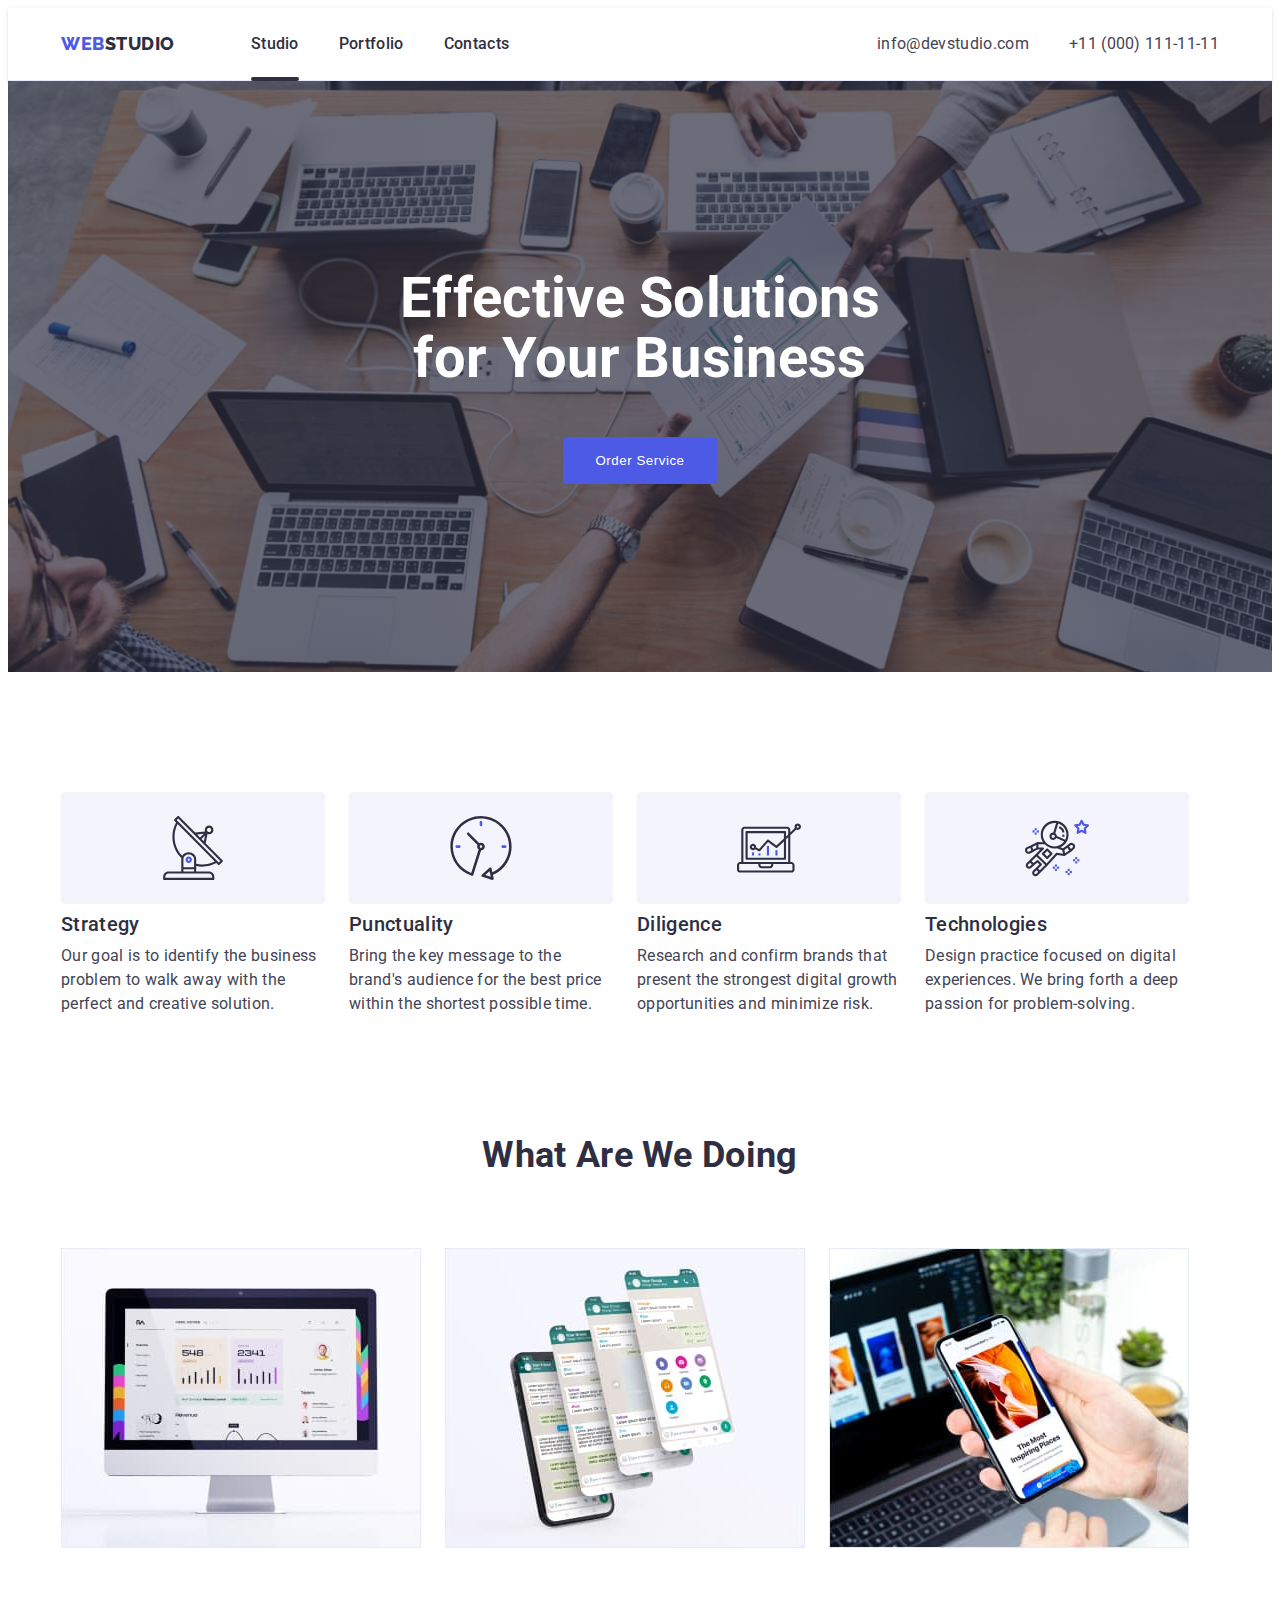
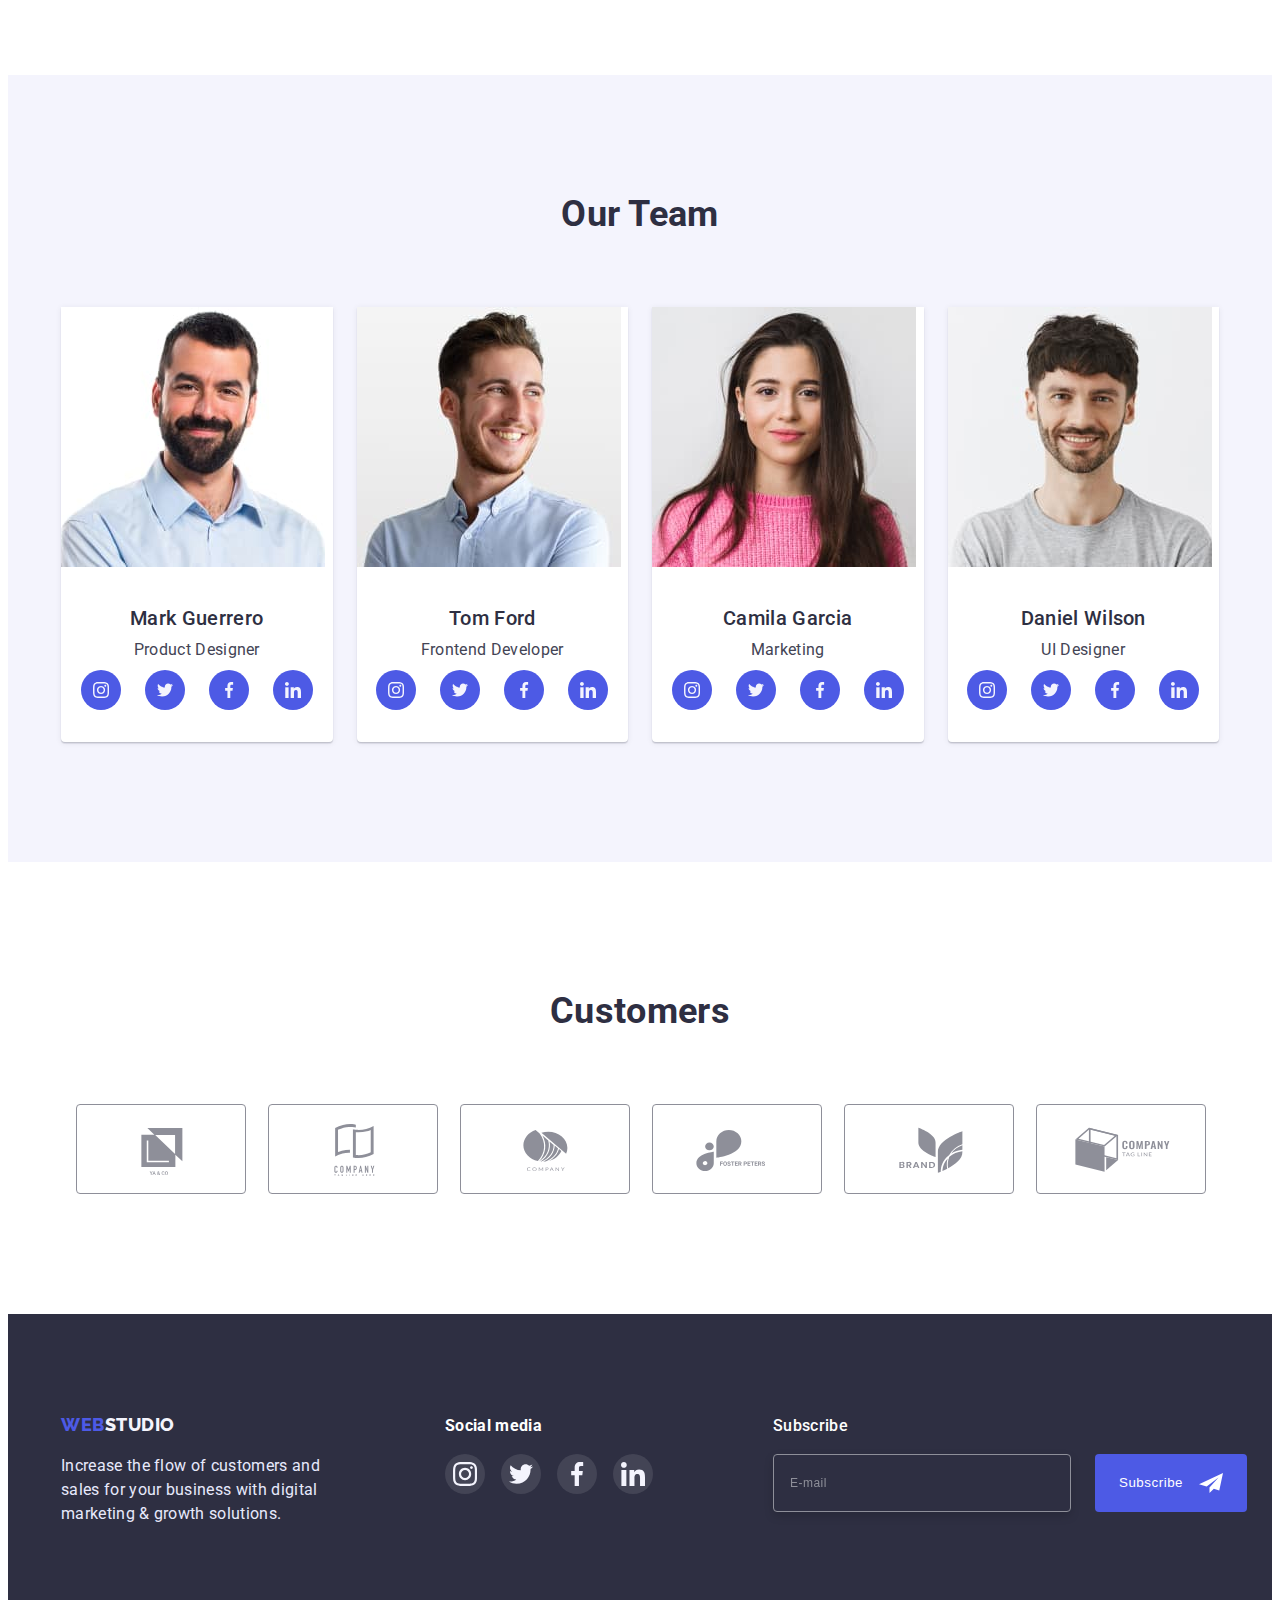
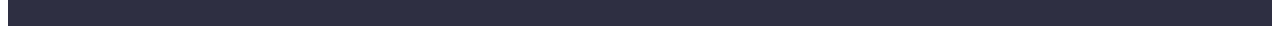
<file: index.html>
<!DOCTYPE html>
<html lang="en">
  <head>
    <meta charset="UTF-8" />
    <meta http-equiv="X-UA-Compatible" content="IE=edge" />
    <meta name="viewport" content="width=device-width, initial-scale=1.0" />
    <title>Effective Solutions for Your Business</title>

    <!-- Font-family -->

    <link rel="preconnect" href="https://fonts.googleapis.com" />
    <link rel="preconnect" href="https://fonts.gstatic.com" crossorigin />
    <link
      href="https://fonts.googleapis.com/css2?family=Raleway:wght@800&family=Roboto:wght@400;500;700;900&display=swap"
      rel="stylesheet"
    />

    <!-- Styles -->

    <link
      rel="stylesheet"
      href="https://cdnjs.cloudflare.com/ajax/libs/modern-normalize/1.1.0/modern-normalize.min.css"
      integrity="sha512-wpPYUAdjBVSE4KJnH1VR1HeZfpl1ub8YT/NKx4PuQ5NmX2tKuGu6U/JRp5y+Y8XG2tV+wKQpNHVUX03MfMFn9Q=="
      crossorigin="anonymous"
      referrerpolicy="no-referrer"
    />

    <link rel="stylesheet" href="./css/styles.css" />
  </head>
  <body>
    <header class="header">
      <div class="container">
        <div class="header-container">
          <!-- Navigation -->

          <nav class="header-nav">
            <a class="logo" href="./index.html"
              ><span class="accent">Web</span>Studio</a
            >
            <ul class="nav-list header-menu">
              <li class="nav-item">
                <a class="nav-link current" href="./index.html">Studio</a>
              </li>
              <li class="nav-item">
                <a class="nav-link" href="./portfolio.html">Portfolio</a>
              </li>
              <li class="nav-item">
                <a class="nav-link" href="#">Contacts</a>
              </li>
            </ul>
          </nav>

          <!-- Address -->

          <address>
            <ul class="address-list header-address">
              <li class="address-item">
                <a class="address-link" href="mailto:info@devstudio.com"
                  >info@devstudio.com</a
                >
              </li>
              <li class="address-item">
                <a class="address-link" href="tel:+110001111111"
                  >+11 (000) 111-11-11</a
                >
              </li>
            </ul>
          </address>
        </div>
      </div>
    </header>

    <main>
      <!-- Hero -->

      <section class="hero">
        <div class="container">
          <h1 class="hero-title">Effective Solutions for Your Business</h1>
          <button class="hero-button" type="button" data-modal-open>
            <span class="hero-button-text">Order Service</span>
          </button>
        </div>
      </section>

      <!-- Features -->

      <section class="section-features">
        <div class="container">
          <h2 hidden class="section-title">features</h2>
          <ul class="features-list">
            <li class="features-item">
              <div class="features-box">
                <svg class="features-svg">
                  <use href="./images/icons.svg#icon-antenna"></use>
                </svg>
              </div>
              <h3 class="section-subtitle">Strategy</h3>
              <p class="section-text">
                Our goal is to identify the business problem to walk away with
                the perfect and creative solution.
              </p>
            </li>
            <li class="features-item">
              <div class="features-box">
                <svg class="features-svg">
                  <use href="./images/icons.svg#icon-clock"></use>
                </svg>
              </div>
              <h3 class="section-subtitle">Punctuality</h3>
              <p class="section-text">
                Bring the key message to the brand's audience for the best price
                within the shortest possible time.
              </p>
            </li>
            <li class="features-item">
              <div class="features-box">
                <svg class="features-svg">
                  <use href="./images/icons.svg#icon-diagram"></use>
                </svg>
              </div>
              <h3 class="section-subtitle">Diligence</h3>
              <p class="section-text">
                Research and confirm brands that present the strongest digital
                growth opportunities and minimize risk.
              </p>
            </li>
            <li class="features-item">
              <div class="features-box">
                <svg class="features-svg">
                  <use href="./images/icons.svg#icon-astronaut"></use>
                </svg>
              </div>
              <h3 class="section-subtitle">Technologies</h3>
              <p class="section-text">
                Design practice focused on digital experiences. We bring forth a
                deep passion for problem-solving.
              </p>
            </li>
          </ul>
        </div>
      </section>

      <!-- Execution -->

      <section class="section">
        <div class="container">
          <h2 class="section-title">What are we doing</h2>
          <ul class="execution-list">
            <li class="execution-item">
              <img
                class="execution-img"
                src="./images/monitor.jpg"
                alt="Design for viewing from the monitor"
                width="360"
                height="300"
              />
            </li>
            <li class="execution-item">
              <img
                class="execution-img"
                src="./images/messenger-design.jpg"
                alt="Messenger design"
                width="360"
                height="300"
              />
            </li>
            <li class="execution-item">
              <img
                class="execution-img"
                src="./images/telephone.jpg"
                alt="Phone View Design"
                width="360"
                height="300"
              />
            </li>
          </ul>
        </div>
      </section>

      <!-- Team -->

      <section class="section team">
        <div class="container">
          <h2 class="section-title">Our Team</h2>
          <ul class="team-list">
            <li class="team-item">
              <img
                class="team-img"
                src="./images/product-designer.jpg"
                alt="product designer"
                width="264"
                height="260"
              />
              <div class="employee">
                <h3 class="section-subtitle">Mark Guerrero</h3>
                <p class="team-text">Product Designer</p>
                <ul class="socials-list">
                  <li class="socials-item">
                    <a class="socials-link" href="#">
                      <svg class="socials-icon">
                        <use href="./images/icons.svg#icon-instagram"></use>
                      </svg>
                    </a>
                  </li>
                  <li class="socials-item">
                    <a class="socials-link" href="#">
                      <svg class="socials-icon">
                        <use href="./images/icons.svg#icon-twitter"></use>
                      </svg>
                    </a>
                  </li>
                  <li class="socials-item">
                    <a class="socials-link" href="#">
                      <svg class="socials-icon">
                        <use href="./images/icons.svg#icon-facebook"></use>
                      </svg>
                    </a>
                  </li>
                  <li class="socials-item">
                    <a class="socials-link" href="#">
                      <svg class="socials-icon">
                        <use href="./images/icons.svg#icon-linkedin"></use>
                      </svg>
                    </a>
                  </li>
                </ul>
              </div>
            </li>
            <li class="team-item">
              <img
                class="team-img"
                src="./images/frontend-developer.jpg"
                alt="frontend developer"
                width="264"
                height="260"
              />
              <div class="employee">
                <h3 class="section-subtitle">Tom Ford</h3>
                <p class="team-text">Frontend Developer</p>
                <ul class="socials-list">
                  <li class="socials-item">
                    <a class="socials-link" href="#">
                      <svg class="socials-icon">
                        <use href="./images/icons.svg#icon-instagram"></use>
                      </svg>
                    </a>
                  </li>
                  <li class="socials-item">
                    <a class="socials-link" href="#">
                      <svg class="socials-icon">
                        <use href="./images/icons.svg#icon-twitter"></use>
                      </svg>
                    </a>
                  </li>
                  <li class="socials-item">
                    <a class="socials-link" href="#">
                      <svg class="socials-icon">
                        <use href="./images/icons.svg#icon-facebook"></use>
                      </svg>
                    </a>
                  </li>
                  <li class="socials-item">
                    <a class="socials-link" href="#">
                      <svg class="socials-icon">
                        <use href="./images/icons.svg#icon-linkedin"></use>
                      </svg>
                    </a>
                  </li>
                </ul>
              </div>
            </li>
            <li class="team-item">
              <img
                class="team-img"
                src="./images/marketing.jpg"
                alt="marketing"
                width="264"
                height="260"
              />
              <div class="employee">
                <h3 class="section-subtitle">Camila Garcia</h3>
                <p class="team-text">Marketing</p>
                <ul class="socials-list">
                  <li class="socials-item">
                    <a class="socials-link" href="#">
                      <svg class="socials-icon">
                        <use href="./images/icons.svg#icon-instagram"></use>
                      </svg>
                    </a>
                  </li>
                  <li class="socials-item">
                    <a class="socials-link" href="#">
                      <svg class="socials-icon">
                        <use href="./images/icons.svg#icon-twitter"></use>
                      </svg>
                    </a>
                  </li>
                  <li class="socials-item">
                    <a class="socials-link" href="#">
                      <svg class="socials-icon">
                        <use href="./images/icons.svg#icon-facebook"></use>
                      </svg>
                    </a>
                  </li>
                  <li class="socials-item">
                    <a class="socials-link" href="#">
                      <svg class="socials-icon">
                        <use href="./images/icons.svg#icon-linkedin"></use>
                      </svg>
                    </a>
                  </li>
                </ul>
              </div>
            </li>
            <li class="team-item">
              <img
                class="team-img"
                src="./images/ui-designer.jpg"
                alt="ui designer"
                width="264"
                height="260"
              />
              <div class="employee">
                <h3 class="section-subtitle">Daniel Wilson</h3>
                <p class="team-text">UI Designer</p>
                <ul class="socials-list">
                  <li class="socials-item">
                    <a class="socials-link" href="#">
                      <svg class="socials-icon">
                        <use href="./images/icons.svg#icon-instagram"></use>
                      </svg>
                    </a>
                  </li>
                  <li class="socials-item">
                    <a class="socials-link" href="#">
                      <svg class="socials-icon">
                        <use href="./images/icons.svg#icon-twitter"></use>
                      </svg>
                    </a>
                  </li>
                  <li class="socials-item">
                    <a class="socials-link" href="#">
                      <svg class="socials-icon">
                        <use href="./images/icons.svg#icon-facebook"></use>
                      </svg>
                    </a>
                  </li>
                  <li class="socials-item">
                    <a class="socials-link" href="#">
                      <svg class="socials-icon">
                        <use href="./images/icons.svg#icon-linkedin"></use>
                      </svg>
                    </a>
                  </li>
                </ul>
              </div>
            </li>
          </ul>
        </div>
      </section>

      <!-- Customers -->

      <section class="customers">
        <div class="container">
          <h2 class="section-title">Customers</h2>
          <ul class="customers-list">
            <li class="customers-item">
              <a class="costomers-link" href="#">
                <svg class="customers-svg">
                  <use href="./images/icons.svg#icon-logo-1"></use>
                </svg>
              </a>
            </li>
            <li class="customers-item">
              <a class="costomers-link" href="#">
                <svg class="customers-svg">
                  <use href="./images/icons.svg#icon-logo-2"></use>
                </svg>
              </a>
            </li>
            <li class="customers-item">
              <a class="costomers-link" href="#">
                <svg class="customers-svg">
                  <use href="./images/icons.svg#icon-logo-3"></use>
                </svg>
              </a>
            </li>
            <li class="customers-item">
              <a class="costomers-link" href="#">
                <svg class="customers-svg">
                  <use href="./images/icons.svg#icon-logo-4"></use>
                </svg>
              </a>
            </li>
            <li class="customers-item">
              <a class="costomers-link" href="#">
                <svg class="customers-svg">
                  <use href="./images/icons.svg#icon-logo-5"></use>
                </svg>
              </a>
            </li>
            <li class="customers-item">
              <a class="costomers-link" href="#">
                <svg class="customers-svg">
                  <use href="./images/icons.svg#icon-logo-6"></use>
                </svg>
              </a>
            </li>
          </ul>
        </div>
      </section>
    </main>

    <!-- Footer -->

    <footer class="footer">
      <div class="footer-container">
        <div>
          <a class="footer-logo" href="./index.html"
            ><span class="accent">Web</span>Studio</a
          >
          <p class="footer-text">
            Increase the flow of customers and sales for your business with
            digital marketing & growth solutions.
          </p>
        </div>
        <div>
          <h2 class="footer-title">Social media</h2>
          <ul class="footer-socials-list">
            <li class="footer-socials-item">
              <a class="footer-socials-link" href="#">
                <svg class="footer-socials-icon">
                  <use href="./images/icons.svg#icon-instagram"></use>
                </svg>
              </a>
            </li>
            <li class="footer-socials-item">
              <a class="footer-socials-link" href="#">
                <svg class="footer-socials-icon">
                  <use href="./images/icons.svg#icon-twitter"></use>
                </svg>
              </a>
            </li>
            <li class="footer-socials-item">
              <a class="footer-socials-link" href="#">
                <svg class="footer-socials-icon">
                  <use href="./images/icons.svg#icon-facebook"></use>
                </svg>
              </a>
            </li>
            <li class="footer-socials-item">
              <a class="footer-socials-link" href="#">
                <svg class="footer-socials-icon">
                  <use href="./images/icons.svg#icon-linkedin"></use>
                </svg>
              </a>
            </li>
          </ul>
        </div>
        <div class="footer-forms">
          <p class="footer-form-text">Subscribe</p>
          <div class="footer-elements">
            <form class="footer-form">
              <input
                class="footer-input"
                type="email"
                placeholder="E-mail"
                name="user_email"
                required
              />
            </form>
            <button type="submit" class="footer-button-submit">
              Subscribe
              <div>
                <svg class="footer-icon1-paper-plane">
                  <use href="./images/icons.svg#icon-paper-plane"></use>
                </svg>
              </div>
            </button>
          </div>
        </div>
      </div>
    </footer>

    <!-- Modal  -->
    <!--  -->
    <div class="backdrop is-hidden" data-modal>
      <div class="modal">
        <button type="button" class="modal-close" data-modal-close>
          <svg class="modal-close-icon">
            <use href="./images/icons.svg#icon-modal-icon-close"></use>
          </svg>
        </button>
        <p class="modal-title">Leave your contacts and we will call you back</p>
        <form class="modal-form">
          <label class="modal-label">Name</label>
          <div class="input-wrap">
            <input class="modal-input" type="text" name="username" required />
            <svg class="modal-icon-person">
              <use href="./images/icons.svg#icon-person"></use>
            </svg>
          </div>

          <label class="modal-label">Phone </label>
          <div class="input-wrap">
            <input class="modal-input" type="tel" name="phone" required />
            <svg class="modal-icon-phone">
              <use href="./images/icons.svg#icon-phone"></use>
            </svg>
          </div>

          <label class="modal-label">Email </label>
          <div class="input-wrap">
            <input
              class="modal-input"
              type="text"
              name="email"
              required
              autofocus
            />
            <svg class="modal-icon-email">
              <use href="./images/icons.svg#icon-email"></use>
            </svg>
          </div>

          <div>
            <label class="modal-label-feedback">Comment</label>
            <textarea
              class="modal-textarea"
              name="feedback"
              rows="5"
              placeholder="Text imput"
            ></textarea>
          </div>
          <div class="modal-field">
            <input
              class="modal-checkbox"
              type="checkbox"
              id="privasy"
              name="privacy-policy"
            />
            <p class="modal-privat-policy">
              I accept the terms and conditions of the
              <span class="modal-accent">Privacy Policy</span>
            </p>
          </div>
          <button type="submit" class="modal-button-submit">Send</button>
        </form>
      </div>
    </div>
    <script src="./js/modal.js"></script>
  </body>
</html>
</file>
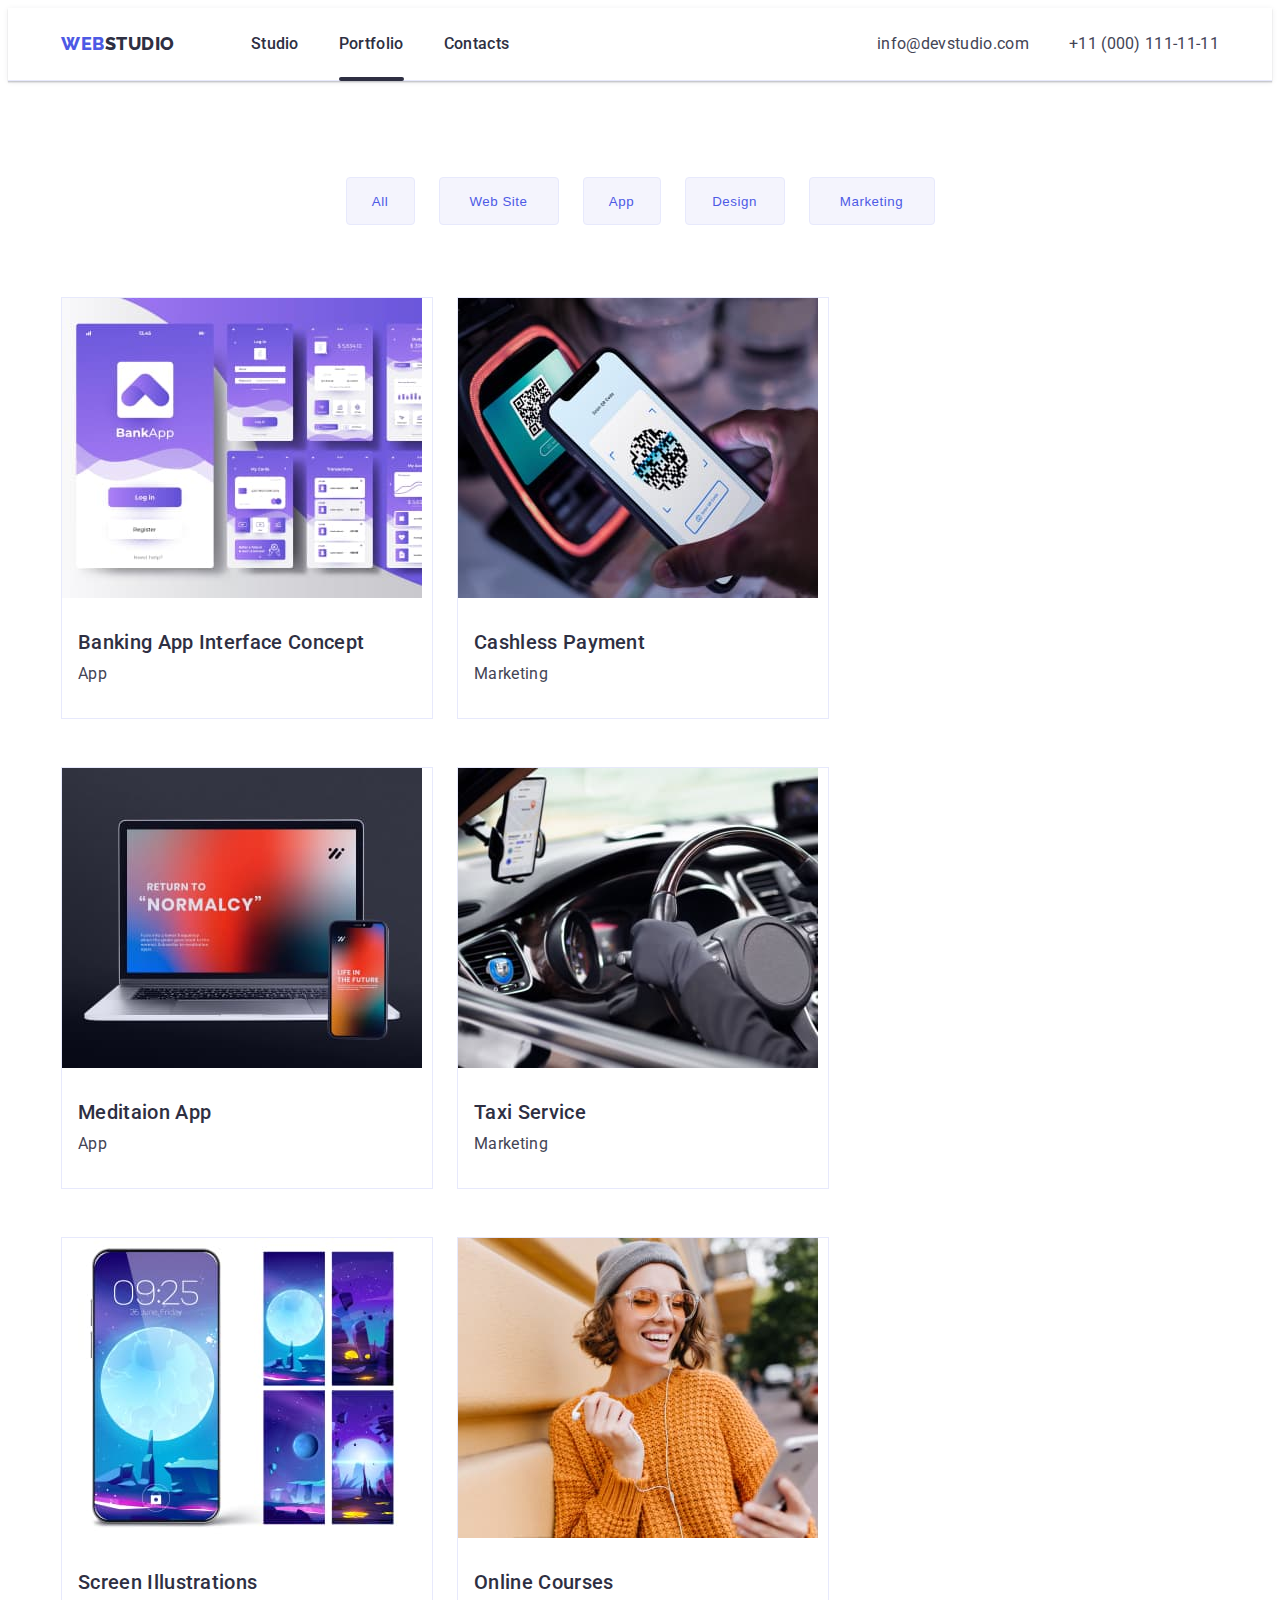
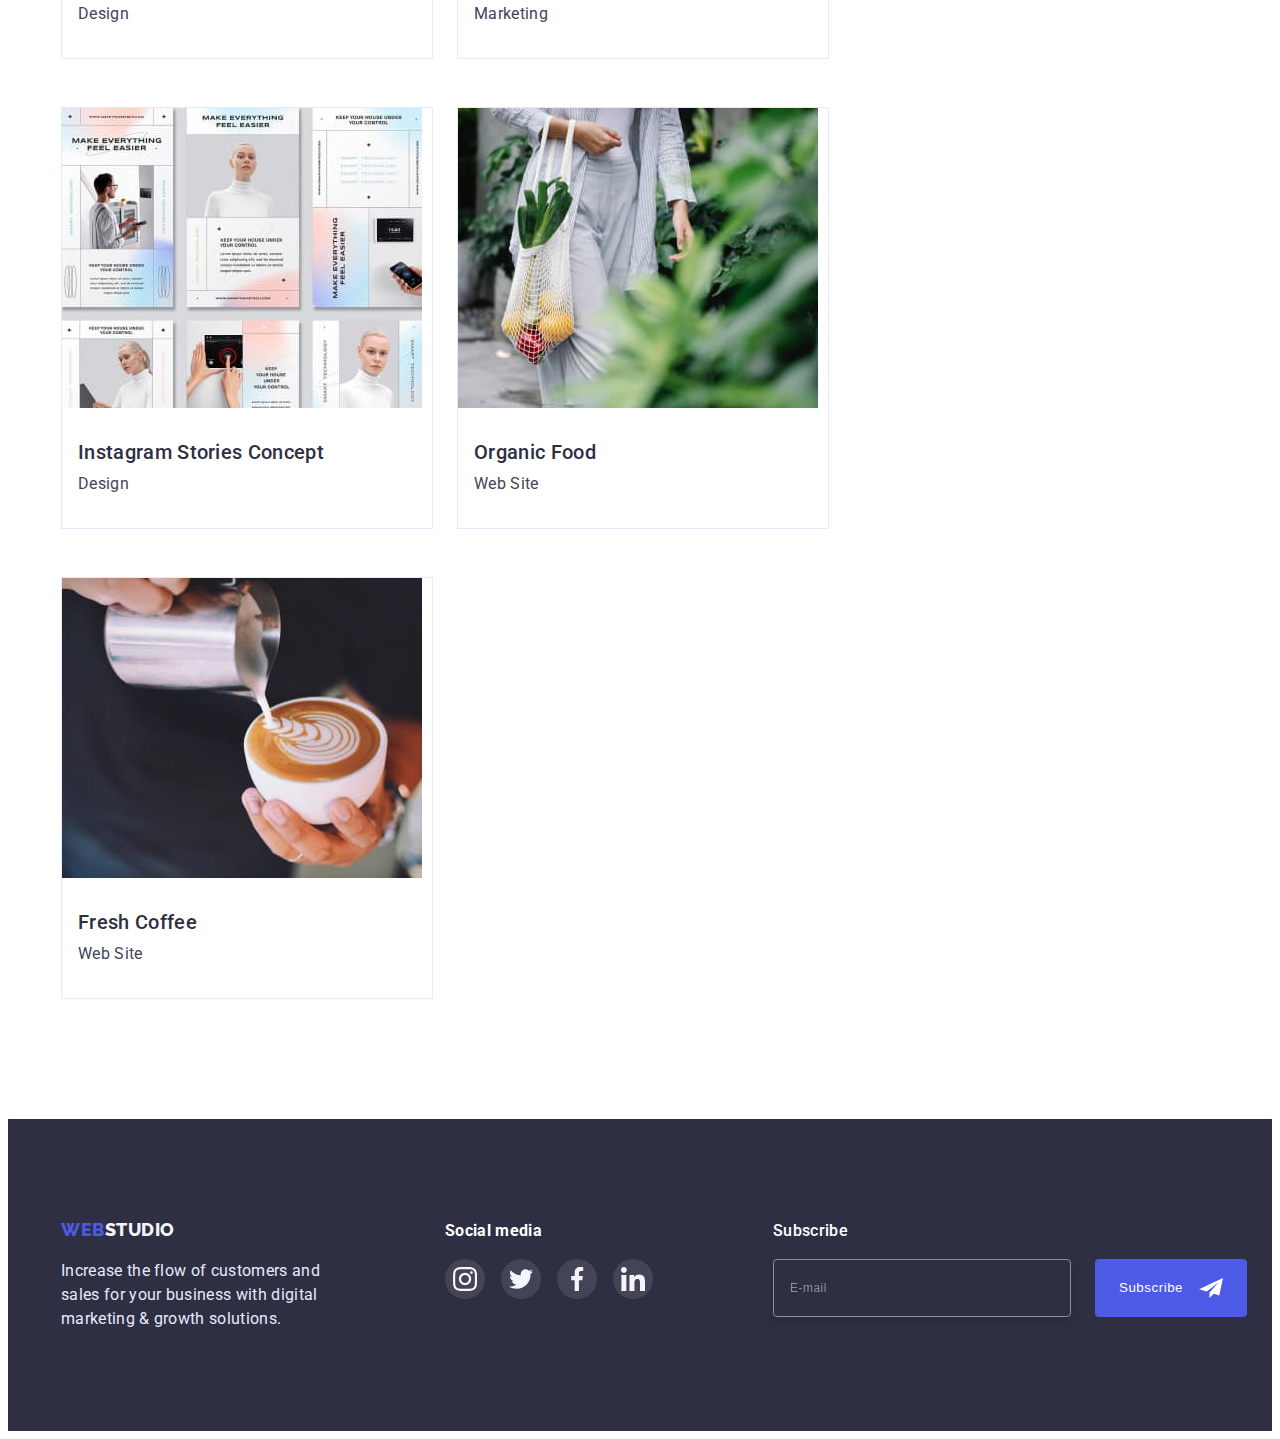
<file: portfolio.html>
<!DOCTYPE html>
<html lang="en">
  <head>
    <meta charset="UTF-8" />
    <meta http-equiv="X-UA-Compatible" content="IE=edge" />
    <meta name="viewport" content="width=device-width, initial-scale=1.0" />
    <title>Portfolio</title>

    <!-- Font family -->

    <link rel="preconnect" href="https://fonts.googleapis.com" />
    <link rel="preconnect" href="https://fonts.gstatic.com" crossorigin />
    <link
      href="https://fonts.googleapis.com/css2?family=Raleway:wght@800&family=Roboto:wght@400;500;700;900&display=swap"
      rel="stylesheet"
    />

    <!-- Styles -->

    <link
      rel="stylesheet"
      href="https://cdnjs.cloudflare.com/ajax/libs/modern-normalize/1.1.0/modern-normalize.min.css"
      integrity="sha512-wpPYUAdjBVSE4KJnH1VR1HeZfpl1ub8YT/NKx4PuQ5NmX2tKuGu6U/JRp5y+Y8XG2tV+wKQpNHVUX03MfMFn9Q=="
      crossorigin="anonymous"
      referrerpolicy="no-referrer"
    />

    <link rel="stylesheet" href="./css/styles.css" />
  </head>
  <body>
    <!-- Navigation -->

    <header class="header">
      <div class="container">
        <div class="header-container">
          <nav class="header-nav">
            <a class="logo" href="./index.html"
              ><span class="accent">Web</span>Studio</a
            >
            <ul class="nav-list header-menu">
              <li class="nav-item">
                <a class="nav-link" href="./index.html">Studio</a>
              </li>
              <li class="nav-item">
                <a class="nav-link current" href="./portfolio.html"
                  >Portfolio</a
                >
              </li>
              <li class="nav-item">
                <a class="nav-link" href="#">Contacts</a>
              </li>
            </ul>
          </nav>

          <!-- Address -->

          <address>
            <ul class="address-list header-address">
              <li class="address-item">
                <a class="address-link" href="mailto:info@devstudio.com"
                  >info@devstudio.com</a
                >
              </li>
              <li class="address-item">
                <a class="address-link" href="tel:+110001111111"
                  >+11 (000) 111-11-11</a
                >
              </li>
            </ul>
          </address>
        </div>
      </div>
    </header>

    <!-- Search -->

    <main>
      <section class="search-portfolio">
        <div class="container">
          <h1 hidden>Design</h1>
          <ul class="search-list">
            <li>
              <button class="search button-all" type="button">All</button>
            </li>
            <li>
              <button class="search button-website" type="button">
                Web Site
              </button>
            </li>
            <li>
              <button class="search button-app" type="button">App</button>
            </li>
            <li>
              <button class="search button-design" type="button">Design</button>
            </li>
            <li>
              <button class="search button-marketing" type="button">
                Marketing
              </button>
            </li>
          </ul>
          <ul class="design-list">
            <li class="design-item">
              <a class="design-link" href="#">
                <div class="design-description-img">
                  <img
                    class="design-img"
                    src="./images/banking-app.jpg"
                    alt="banking app concept with
                  purple pages"
                    width="360"
                    height="300"
                  />
                  <div class="design-description">
                    <p class="design-description-text">
                      14 Stylish and User-Friendly App Design Concepts · Task
                      Manager App · Calorie Tracker App · Exotic Fruit Ecommerce
                      App · Cloud Storage App
                    </p>
                  </div>
                </div>
                <div class="design-examples">
                  <h2 class="design-subtitle">Banking App Interface Concept</h2>
                  <p class="design-text">App</p>
                </div>
              </a>
            </li>
            <li class="design-item">
              <a class="design-link" href="#">
                <div class="design-description-img">
                  <img
                    class="design-img"
                    src="./images/cashless-payment.jpg"
                    alt="person pays by bank transfer"
                    width="360"
                    height="300"
                  />
                  <div class="design-description">
                    <p class="design-description-text">
                      14 Stylish and User-Friendly App Design Concepts · Task
                      Manager App · Calorie Tracker App · Exotic Fruit Ecommerce
                      App · Cloud Storage App
                    </p>
                  </div>
                </div>
                <div class="design-examples">
                  <h2 class="design-subtitle">Cashless Payment</h2>
                  <p class="design-text">Marketing</p>
                </div>
              </a>
            </li>
            <li class="design-item">
              <a class="design-link" href="#">
                <div class="design-description-img">
                  <img
                    class="design-img"
                    src="./images/meditaion-app.jpg"
                    alt="the computer with the inscription on the screen returns to normal phone with a text on the screen life in the future"
                    width="360"
                    height="300"
                  />
                  <div class="design-description">
                    <p class="design-description-text">
                      14 Stylish and User-Friendly App Design Concepts · Task
                      Manager App · Calorie Tracker App · Exotic Fruit Ecommerce
                      App · Cloud Storage App
                    </p>
                  </div>
                </div>
                <div class="design-examples">
                  <h2 class="design-subtitle">Meditaion App</h2>
                  <p class="design-text">App</p>
                </div>
              </a>
            </li>
            <li class="design-item">
              <a class="design-link" href="#">
                <div class="design-description-img">
                  <img
                    class="design-img"
                    src="./images/taxi-service.jpg"
                    alt="a man driving and a phone with a taxi application"
                    width="360"
                    height="300"
                  />
                  <div class="design-description">
                    <p class="design-description-text">
                      14 Stylish and User-Friendly App Design Concepts · Task
                      Manager App · Calorie Tracker App · Exotic Fruit Ecommerce
                      App · Cloud Storage App
                    </p>
                  </div>
                </div>
                <div class="design-examples">
                  <h2 class="design-subtitle">Taxi Service</h2>
                  <p class="design-text">Marketing</p>
                </div>
              </a>
            </li>
            <li class="design-item">
              <a class="design-link" href="#">
                <div class="design-description-img">
                  <img
                    class="design-img"
                    src="./images/screen-illustrations.jpg"
                    alt="four planet screen illustrations"
                    width="360"
                    height="300"
                  />
                  <div class="design-description">
                    <p class="design-description-text">
                      14 Stylish and User-Friendly App Design Concepts · Task
                      Manager App · Calorie Tracker App · Exotic Fruit Ecommerce
                      App · Cloud Storage App
                    </p>
                  </div>
                </div>
                <div class="design-examples">
                  <h2 class="design-subtitle">Screen Illustrations</h2>
                  <p class="design-text">Design</p>
                </div>
              </a>
            </li>
            <li class="design-item">
              <a class="design-link" href="#">
                <div class="design-description-img">
                  <img
                    class="design-img"
                    src="./images/online-courses.jpg"
                    alt="a girl in an orange sweater and glasses and a gray hat smiles while looking at the phone"
                    width="360"
                    height="300"
                  />
                  <div class="design-description">
                    <p class="design-description-text">
                      14 Stylish and User-Friendly App Design Concepts · Task
                      Manager App · Calorie Tracker App · Exotic Fruit Ecommerce
                      App · Cloud Storage App
                    </p>
                  </div>
                </div>
                <div class="design-examples">
                  <h2 class="design-subtitle">Online Courses</h2>
                  <p class="design-text">Marketing</p>
                </div>
              </a>
            </li>
            <li class="design-item">
              <a class="design-link" href="#">
                <div class="design-description-img">
                  <img
                    class="design-img"
                    src="./images/instagram-stories-concept.jpg"
                    alt="six types of instagram stories concept"
                    width="360"
                    height="300"
                  />
                  <div class="design-description">
                    <p class="design-description-text">
                      14 Stylish and User-Friendly App Design Concepts · Task
                      Manager App · Calorie Tracker App · Exotic Fruit Ecommerce
                      App · Cloud Storage App
                    </p>
                  </div>
                </div>
                <div class="design-examples">
                  <h2 class="design-subtitle">Instagram Stories Concept</h2>
                  <p class="design-text">Design</p>
                </div>
              </a>
            </li>
            <li class="design-item">
              <a class="design-link" href="#">
                <div class="design-description-img">
                  <img
                    class="design-img"
                    src="./images/organic-food.jpg"
                    alt="a girl in classic gray pants and a long shirt carries fruits and vegetables in a shopping bag"
                    width="360"
                    height="300"
                  />
                  <div class="design-description">
                    <p class="design-description-text">
                      14 Stylish and User-Friendly App Design Concepts · Task
                      Manager App · Calorie Tracker App · Exotic Fruit Ecommerce
                      App · Cloud Storage App
                    </p>
                  </div>
                </div>
                <div class="design-examples">
                  <h2 class="design-subtitle">Organic Food</h2>
                  <p class="design-text">Web Site</p>
                </div>
              </a>
            </li>
            <li class="design-item">
              <a class="design-link" href="#">
                <div class="design-description-img">
                  <img
                    class="design-img"
                    src="./images/fresh-coffee.jpg"
                    alt="barista draws a spikelet on coffee"
                    width="360"
                    height="300"
                  />
                  <div class="design-description">
                    <p class="design-description-text">
                      14 Stylish and User-Friendly App Design Concepts · Task
                      Manager App · Calorie Tracker App · Exotic Fruit Ecommerce
                      App · Cloud Storage App
                    </p>
                  </div>
                </div>
                <div class="design-examples">
                  <h2 class="design-subtitle">Fresh Coffee</h2>
                  <p class="design-text">Web Site</p>
                </div>
              </a>
            </li>
          </ul>
        </div>
      </section>
    </main>

    <!-- Footer -->

    <footer class="footer">
      <div class="footer-container">
        <div>
          <a class="footer-logo" href="./index.html"
            ><span class="accent">Web</span>Studio</a
          >
          <p class="footer-text">
            Increase the flow of customers and sales for your business with
            digital marketing & growth solutions.
          </p>
        </div>
        <div>
          <h2 class="footer-title">Social media</h2>
          <ul class="footer-socials-list">
            <li class="footer-socials-item">
              <a class="footer-socials-link" href="#">
                <svg class="footer-socials-icon">
                  <use href="./images/icons.svg#icon-instagram"></use>
                </svg>
              </a>
            </li>
            <li class="footer-socials-item">
              <a class="footer-socials-link" href="#">
                <svg class="footer-socials-icon">
                  <use href="./images/icons.svg#icon-twitter"></use>
                </svg>
              </a>
            </li>
            <li class="footer-socials-item">
              <a class="footer-socials-link" href="#">
                <svg class="footer-socials-icon">
                  <use href="./images/icons.svg#icon-facebook"></use>
                </svg>
              </a>
            </li>
            <li class="footer-socials-item">
              <a class="footer-socials-link" href="#">
                <svg class="footer-socials-icon">
                  <use href="./images/icons.svg#icon-linkedin"></use>
                </svg>
              </a>
            </li>
          </ul>
        </div>
        <div class="footer-forms">
          <p class="footer-form-text">Subscribe</p>
          <div class="footer-elements">
            <form class="footer-form">
              <input
                class="footer-input"
                type="email"
                placeholder="E-mail"
                name="user_email"
                required
              />
            </form>
            <button type="submit" class="footer-button-submit">
              Subscribe
              <div>
                <svg class="footer-icon1-paper-plane">
                  <use href="./images/icons.svg#icon-paper-plane"></use>
                </svg>
              </div>
            </button>
          </div>
        </div>
      </div>
    </footer>
  </body>
</html>
</file>
<file: css/styles.css>
:root {
    --color-main: #2E2F42;
    --color-secondary: #434455;
    --color-accent: #4D5AE5;
    --color-link-active: #404BBF;
    --color-footer-link-active: #31D0AA;
    --color-main-bg: #FFFFFF;
    --leter-spacing-logo: 0.03em;
    --leter-spacing-button: 0.04em;
    --font-main: 'Roboto', sans-serif;
}



/* Base */

body {
    font-family: var(--font-main);
    font-size: 16px;
    line-height: 1.5;
    color: var(--color-main);
    background-color: var(--color-main-bg);
    letter-spacing: 0.02em;
}

ul {
    margin: 0;
    padding: 0;
    list-style-type: none;
}

p,
h1,
h2,
h3,
h4,
h5,
h6 {
    margin: 0;
}

.section {
    padding: 120px 0;
}

.section-features {
    padding: 120px 0 0 0;
}

.container {
    max-width: 1158px;
    margin: 0 auto;
    padding: 0 15px;
}



/* Header */

.header {
    border-bottom: 1px solid #E7E9FC;
    box-shadow: 0px 2px 1px rgba(46, 47, 66, 0.08), 0px 1px 1px rgba(46, 47, 66, 0.16), 0px 1px 6px rgba(46, 47, 66, 0.08);
    padding: 24px 0;
}

.header-container {
    display: flex;
    align-items: center;
    gap: 40px;
}

.header-nav {
    display: flex;
    align-items: center;
    flex-grow: 1;
}

.header-menu {
    display: flex;
    gap: 40px;
}

.header-address {
    display: flex;
    align-items: center;
    gap: 40px;
}

/* Navigation */

.logo {
    font-family: 'Raleway', sans-serif;
    font-weight: 800;
    font-size: 18px;
    line-height: 1.33;
    color: var(--color-main);
    text-decoration: none;
    text-transform: uppercase;
    letter-spacing: var(--leter-spacing-logo);
    margin-right: 76px;
}

.accent {
    color: var(--color-accent);
}

.nav-link {
    padding: 24px 0;
    color: var(--color-main);
    font-weight: 500;
    text-decoration: none;
    position: relative;
    transition-property: background-color;
    transition-duration: 250ms;
    transition-timing-function: cubic-bezier(0.4, 0, 0.2, 1);
}

.current {
    position: relative;
}

.current::after {
    bottom: -4px;
    width: 100%;
    height: 4px;
    background-color: currentColor;
    content: '';
    display: block;
    border-radius: 2px;
    transition: opacity 250ms;
    position: absolute;
}



.nav-link:active {
    color: var(--color-link-active);
}

.nav-link:hover,
.nav-link:focus {
    color: var(--color-link-active);
}



/* Address */

.address-link {
    color: var(--color-secondary);
    text-decoration: none;
    font-style: normal;
    transition-property: background-color;
    transition-duration: 250ms;
    transition-timing-function: cubic-bezier(0.4, 0, 0.2, 1);
}

.address-link:active {
    color: var(--color-link-active);
}

.address-link:hover,
.address-link:focus {
    color: var(--color-link-active);
}



/* Hero */

.hero {
    background-color: var(--color-main);
    padding: 188px 0;
    background-image: linear-gradient(rgba(46, 47, 66, 0.7),
            rgba(46, 47, 66, 0.7)), url(../images/people-office.jpg);
    background-repeat: no-repeat;
    background-size: cover;
    max-width: 1440px;
    margin: 0 auto;

}

.hero-title {
    font-size: 56px;
    line-height: 1.07;
    color: var(--color-main-bg);
    margin-bottom: 48px;
    text-align: center;
    width: 496px;
    margin-left: auto;
    margin-right: auto;
}

.hero-button {
    background: var(--color-accent);
    border: none;
    border-radius: 4px;
    padding: 16px 32px;
    cursor: pointer;
    letter-spacing: var(--leter-spacing-button);
    margin: 0 auto;
    display: block;
    transition-property: background-color;
    transition-duration: 250ms;
    transition-timing-function: cubic-bezier(0.4, 0, 0.2, 1);
}

.hero-button:hover,
.hero-button:focus {
    background-color: var(--color-link-active);
}

.hero-button-text {
    font-weight: 500;
    color: var(--color-main-bg);
}



/* Features, Execution, Team, Customers */

.execution-list {
    display: flex;
    gap: 24px;
}

.execution-item {
    flex-basis: calc((100% - 48) / 3);
}

.section-title {
    font-size: 36px;
    line-height: 1.11;
    text-transform: capitalize;
    margin-bottom: 72px;
    text-align: center;
}

.section-subtitle {
    font-weight: 500;
    font-size: 20px;
    line-height: 1.2;
    margin-bottom: 8px;
}

.features-list {
    display: flex;
    gap: 24px;
}

.features-item {
    width: 264px;
}

.section-text {
    color: var(--color-secondary);

}

.features-box {
    display: flex;
    background-color: #F4F4FD;
    width: 264px;
    height: 112px;
    align-items: center;
    justify-content: center;
    margin-bottom: 8px;
    border-radius: 4px;
}

.features-svg {
    width: 64px;
    height: 64px;
}

.team {
    background-color: #F4F4FD;
}

.team-list {
    display: flex;
    gap: 24px;
}

.team-item {
    flex-basis: calc((100% - 48px) / 4);
    background-color: var(--color-main-bg);
    box-shadow: 0px 1px 6px rgba(46, 47, 66, 0.08), 0px 1px 1px rgba(46, 47, 66, 0.16), 0px 2px 1px rgba(46, 47, 66, 0.08);
    border-radius: 0px 0px 4px 4px;
}

.employee {
    text-align: center;
    padding: 32px 0;
}

.team-text {
    color: var(--color-secondary);
    margin-bottom: 8px;
}

.customers {
    padding: 130px 0 120px 0;
}

.socials-list {
    display: flex;
    gap: 24px;
    justify-content: center;
}

.socials-item {
    width: 40px;
    height: 40px;
}

.socials-link {
    display: flex;
    align-items: center;
    justify-content: center;
    width: 100%;
    height: 100%;
    background-color: var(--color-accent);
    border-radius: 50%;
    transition-property: background-color;
    transition-duration: 250ms;
    transition-timing-function: cubic-bezier(0.4, 0, 0.2, 1);
}

.socials-link:hover,
.socials-link:focus {
    background-color: var(--color-link-active);
}


.socials-icon {
    width: 16px;
    height: 16px;
    fill: #F4F4FD;
}

.customers-list {
    display: flex;
    gap: 24px;
    justify-content: center;
}

.customers-item {
    width: 168px;
}

.costomers-link {
    border: 1px solid #8E8F99;
    border-radius: 4px;
    text-align: center;
    display: flex;
    justify-content: center;
    width: 100%;
    height: 88px;
    align-items: center;
    fill: #8E8F99;
    transition-property: background-color, border-color;
    transition-duration: 250ms;
    transition-timing-function: cubic-bezier(0.4, 0, 0.2, 1);
}

.costomers-link:hover,
.costomers-link:focus {
    border-color: var(--color-link-active);
    fill: var(--color-link-active);
}

.customers-svg {
    width: 104px;
    height: 56px;
    transition-property: background-color, fill;
    transition-duration: 250ms;
    transition-timing-function: cubic-bezier(0.4, 0, 0.2, 1);
}

.costomers-svg:hover,
.costomers-svg:focus {
    border-color: var(--color-link-active);
    fill: var(--color-link-active);
}



/* Footer */

.footer {
    background-color: var(--color-main);
    padding: 100px 0;
}

.footer-container {
    max-width: 1158px;
    margin: 0 auto;
    padding: 0 15px;
    display: flex;
    gap: 120px;
}

.footer-logo {
    font-family: 'Raleway', sans-serif;
    font-weight: 800;
    font-size: 18px;
    line-height: 1.16;
    color: #F4F4FD;
    text-decoration: none;
    text-transform: uppercase;
    letter-spacing: var(--leter-spacing-logo);
}

.footer-text {
    color: #E7E9FC;
    margin-top: 16px;
    width: 264px;
}

.footer-title {
    color: var(--color-main-bg);
    font-size: 16px;
    padding-bottom: 16px;
}

.footer-socials-list {
    display: flex;
    gap: 16px;
    justify-content: center;
}

.footer-socials-item {
    width: 40px;
    height: 40px;
}

.footer-socials-link {
    display: flex;
    align-items: center;
    justify-content: center;
    width: 100%;
    height: 100%;
    background-color: rgba(255, 255, 255, 0.1);
    border-radius: 50%;
    transition-property: background-color;
    transition-duration: 250ms;
    transition-timing-function: cubic-bezier(0.4, 0, 0.2, 1);
}

.footer-socials-link:hover,
.footer-socials-link:focus {
    background-color: var(--color-footer-link-active);
}

.footer-socials-icon {
    width: 24px;
    height: 24px;
    fill: #F4F4FD;
}

.footer-forms {
    margin-left: auto;
}

.footer-form-text {
    font-weight: 500;
    line-height: 1.5;
    letter-spacing: 0.02em;
    color: #ffffff;
    margin-bottom: 16px;
}

.footer-elements {
    display: flex;
    flex-direction: row;
}

.footer-input {
    width: 264px;
    min-height: 40px;
    padding: 8px 16px;
    background: #2e2f42;
    border: 1px solid #8E8F99;
    filter: drop-shadow(0px 4px 4px rgba(0, 0, 0, 0.15));
    border-radius: 4px;
    margin-right: 24px;
    letter-spacing: 0.04em;
    font-weight: 400;
    font-size: 12px;
    line-height: 2;
    color: #ffffff;
    outline: transparent;
}

input[type="email"]::placeholder {
    /* Chrome, Firefox, Opera, Safari 10.1+ */
    color: #8E8F99;
    opacity: 1;
    /* Firefox */
}

.footer-subscribe {
    display: flex;
    align-items: center;
}

.footer-submit {
    display: block;
    align-items: end;
}

.footer-button-submit {
    font-weight: 500;
    display: flex;
    line-height: 1.5;
    justify-content: center;
    align-items: center;
    text-align: center;
    padding: 8px 24px;
    letter-spacing: 0.04em;
    background: #4d5ae5;
    border-radius: 4px;
    color: #ffffff;
    padding: 8px 24px;
    border: none;
    cursor: pointer;
    gap: 16px;
    transition: background-color 250ms cubic-bezier(0.4, 0, 0.2, 1);
}

.footer-button-submit:hover,
.footer-button-submit:focus {
    background: #404BBF;
    box-shadow: 0px 4px 4px rgba(0, 0, 0, 0.15);
    border-radius: 4px;
}

.footer-icon1-paper-plane {
    display: block;
    width: 24px;
    height: 24px;
    fill: #FFFFFF;
}


/* Portfolio Page */

/* Search */

.search-portfolio {
    padding: 96px 0 120px 0;
}

.search-list {
    display: flex;
    gap: 24px;
    justify-content: center;
    margin-bottom: 72px;
}

.search {
    padding: 12px 24px;
    background: #F4F4FD;
    border: 1px solid #E7E9FC;
    border-radius: 4px;
    flex: none;
    cursor: pointer;
    color: var(--color-accent);
    letter-spacing: var(--leter-spacing-button);
    margin: 0;
    transition-property: background-color, color, box-shadow, border-radius;
    transition-duration: 250ms;
    transition-timing-function: cubic-bezier(0.4, 0, 0.2, 1);
}

.search:hover,
.search:focus {
    background-color: var(--color-link-active);
    color: var(--color-main-bg);
    box-shadow: 0px 4px 4px rgba(0, 0, 0, 0.15);
    border-radius: 4px;
}

.button-all {
    width: 69px;
    height: 48px;

}

.button-website {
    width: 120px;
    height: 48px;
}

.button-app {
    width: 78px;
    height: 48px;
}

.button-design {
    width: 100px;
    height: 48px;
}

.button-marketing {
    width: 126px;
    height: 48px;
}

.design-subtitle {
    font-weight: 500;
    font-size: 20px;
    line-height: 1.2;
    color: var(--color-main);
    margin-bottom: 8px;
}

.design-text {
    color: var(--color-secondary);
    margin-bottom: 0;
}

.design-list {
    display: flex;
    flex-wrap: wrap;
    row-gap: 48px;
    column-gap: 24px;
}

.design-link {
    text-decoration: none;
    display: block;
    transition-property: box-shadow, border-radius;
    transition-duration: 250ms;
    transition-timing-function: cubic-bezier(0.4, 0, 0.2, 1);
}

.design-link:hover,
.design-link:focus {
    box-shadow: 0px 1px 6px rgba(46, 47, 66, 0.08), 0px 1px 1px rgba(46, 47, 66, 0.16), 0px 2px 1px rgba(46, 47, 66, 0.08);
    border-radius: 0px 0px 4px 4px;
}

.design-item {
    flex-basis: calc((100% - 48px) / 3);
    background-color: var(--color-main-bg);
    border: 1px solid #E7E9FC;
    transition-property: transform;
    transition-duration: 250ms;
    transition-timing-function: cubic-bezier(0.4, 0, 0.2, 1);
}

.design-description-img {
    position: relative;
    overflow: hidden;
}

.design-img {
    max-width: 100%;
    display: block;
    height: auto;
}

.design-examples {
    padding: 32px 16px;
}

.design-description {
    background-color: #4D5AE5;
    position: absolute;
    top: 0;
    left: 0;
    width: 100%;
    height: 100%;
    transform: translateY(100%);
    transition: transform;
    transition-property: transform;
    transition-duration: 250ms;
    transition-timing-function: cubic-bezier(0.4, 0, 0.2, 1);
}

.design-item:hover .design-description {

    transform: translateY(0);
}

.design-description-text {
    margin: 40px 32px 164px;
    width: 296px;
    height: 96px;
    font-family: var(--font-main);
    color: #F4F4FD;
}



/* Modal */

.backdrop {
    position: fixed;
    top: 0;
    left: 0;
    width: 100%;
    height: 100%;
    background-color: rgba(46, 47, 66, 0.4);
    display: flex;
    align-items: center;
    justify-content: center;
    padding: 20px 0;
    transition: opacity 250ms, visibility 250ms, cubic-bezier(0.4, 0, 0.2, 1);
}

.backdrop.is-hidden {
    opacity: 0;
    visibility: hidden;
    pointer-events: none;
}

.modal {
    position: relative;
    overflow: auto;
    width: 100%;
    height: 100%;
    max-width: 408px;
    max-height: 576px;
    background-color: #FCFCFC;
    padding: 24px;

}

.modal-close {
    display: flex;
    align-items: center;
    position: absolute;
    top: 24px;
    right: 24px;
    width: 24px;
    height: 24px;
    outline: 0;
    background: #E7E9FC;
    border: 1px solid rgba(0, 0, 0, 0.1);
    border-radius: 24px;
    cursor: pointer;
    transition-property: background-color;
    transition-duration: 250ms;
    transition-timing-function: cubic-bezier(0.4, 0, 0.2, 1);
}

.modal-close:hover,
.modal-close:focus {
    background-color: #404BBF;
}

.modal-close-icon {
    display: block;
    position: absolute;
    transform: translate(-50%, -50%);
    top: 50%;
    left: 50%;
    width: 8px;
    height: 8px;
    fill: #2E2F42;
    transition-property: fill;
    transition-duration: 250ms;
    transition-timing-function: cubic-bezier(0.4, 0, 0.2, 1);
}

.modal-close-icon:hover,
.modal-close-icon:focus {
    fill: #FFFFFF;
}

.modal-title {
    color: var(--color-main);
    font-family: 'Roboto';
    font-style: normal;
    font-weight: 500;
    font-size: 16px;
    line-height: 24px;
    margin-top: 48px;
    margin-bottom: 16px;
    text-align: center;
}



.modal-icon-phone,
.modal-icon-email,
.modal-icon-person {
    width: 18px;
    height: 24px;
    position: absolute;
    left: 19px;
    top: 50%;
    transform: translateY(-50%);
}

.modal-label {
    width: 54px;
    height: 14px;
    left: 0px;
    top: 198px;
    font-family: 'Roboto';
    font-style: normal;
    font-weight: 400;
    font-size: 12px;
    line-height: 14px;
    letter-spacing: 0.01em;
    color: #8E8F99;
}

.input-wrap {
    position: relative;
}

.input-wrap:hover,
.modal-icon-email:hover,
.modal-icon-person:hover {
    fill: #4D5AE5;
}

.modal-input {
    width: 100%;
    height: 40px;
    left: 0px;
    top: 84px;
    border: 1px solid rgba(46, 47, 66, 0.4);
    border-radius: 4px;
    padding-left: 34px;
    padding-left: 38px;
    transition-property: border, border-radius, outline;
    transition-duration: 250ms;
    transition-timing-function: cubic-bezier(0.4, 0, 0.2, 1);
}

.modal-input:focus {
    outline: none;
    border: 1px solid #4D5AE5;
    border-radius: 4px;
}

.modal-input:focus~.modal-icon-person:focus {
    fill: #4D5AE5;
}

.modal-input-coment {
    width: 100%;
    height: 120px;
    left: 16px;
    top: 84px;
    border: 1px solid rgba(46, 47, 66, 0.4);
    border-radius: 4px;
    margin-bottom: 8px;
}



textarea {
    resize: none;
    width: 100%;
    
}

textarea::placeholder {
    font-family: 'Roboto';
    font-style: normal;
    font-weight: 400;
    font-size: 12px;
    line-height: 14px;
    letter-spacing: 0.04em;
    color: #8E8F99;
    opacity: 0.5;
}

.modal-label-feedback {
    font-weight: 400;
    font-size: 12px;
    line-height: 14px;
    letter-spacing: 0.01em;
    color: #8E8F99;
}

.modal-textarea {
    border: 1px solid rgba(46, 47, 66, 0.4);
    border-radius: 4px;
    color: #2E2F42;
}

.modal-field {
    display: flex;
    gap: 9px;
    padding-top: 16px;
    padding-bottom: 24px;
    align-items: center;
}

.modal-checkbox {
    appearance: none;
    width: 16px;
    height: 16px;
    border: 1px solid;
    border-radius: 2px;
    color: #8E8F99;
    cursor: pointer;

    background-image: url("data:image/svg+xml,%0A%3Csvg width='10' height='8' viewBox='0 0 10 8' fill='none' xmlns='http://www.w3.org/2000/svg'%3E%3Cpath d='M8.44558 0.255056C8.61838 0.089653 8.84834 -0.00178848 9.08693 2.65108e-05C9.32551 0.0018415 9.55407 0.0967713 9.72436 0.264784C9.89466 0.432797 9.99337 0.660752 9.99968 0.900549C10.006 1.14034 9.91939 1.37323 9.75816 1.55005L4.86357 7.70436C4.7794 7.79551 4.67782 7.86865 4.5649 7.91942C4.45198 7.97018 4.33003 7.99754 4.20636 7.99984C4.08268 8.00214 3.95981 7.97935 3.8451 7.93282C3.73038 7.88629 3.62618 7.81698 3.53872 7.72903L0.292827 4.46564C0.202435 4.38096 0.129933 4.27884 0.0796475 4.16537C0.0293621 4.05191 0.00232279 3.92942 0.000143182 3.80522C-0.00203643 3.68102 0.0206883 3.55765 0.0669613 3.44248C0.113234 3.3273 0.182108 3.22267 0.269473 3.13483C0.356838 3.047 0.460905 2.97775 0.575465 2.93123C0.690026 2.88471 0.812734 2.86186 0.936267 2.86405C1.0598 2.86624 1.18163 2.89343 1.29449 2.94398C1.40734 2.99454 1.50892 3.06743 1.59315 3.15831L4.16189 5.73967L8.42227 0.28219C8.42994 0.272694 8.43813 0.263635 8.4468 0.255056H8.44558Z' fill='%23F4F4FD'/%3E%3C/svg%3E");

    background-position: center;
    background-repeat: no-repeat;
    background-size: 0;
    transition-property: border, background-color, background-size;
    transition-duration: 250ms;
    transition-timing-function: cubic-bezier(0.4, 0, 0.2, 1);
}

.modal-checkbox:checked {
    background-color: #404BBF;
    border: none;
    background-size: 10px;
}

.modal-privat-policy {
    font-family: 'Roboto';
    font-style: normal;
    font-weight: 400;
    font-size: 12px;
    line-height: 14px;
    letter-spacing: 0.04em;
    color: #8E8F99;
}

.modal-button-submit {
    width: 169px;
    height: 56px;
    width: 169px;
    height: 56px;
    left: 635px;
    top: 584px;
    background-color: #4D5AE5;
    box-shadow: 0px 4px 4px rgba(0, 0, 0, 0.15);
    border-radius: 4px;
    color: #FFFFFF;
    border: 0;
    display: block;
    margin: 0 auto;
    transition-property: background-color, box-shadow, border-radius;
    transition-duration: 250ms;
    transition-timing-function: cubic-bezier(0.4, 0, 0.2, 1);
    cursor: pointer;
}

.modal-button-submit:hover {
    background-color: #404BBF;
    box-shadow: 0px 4px 4px rgba(0, 0, 0, 0.15);
    border-radius: 4px;
}

.modal-button-submit:focus {
    background-color: #404BBF;
    box-shadow: 0px 4px 4px rgba(0, 0, 0, 0.15);
    border-radius: 4px;
}

.modal-accent {
    color: #4D5AE5;
    text-decoration: underline;
}
</file>
